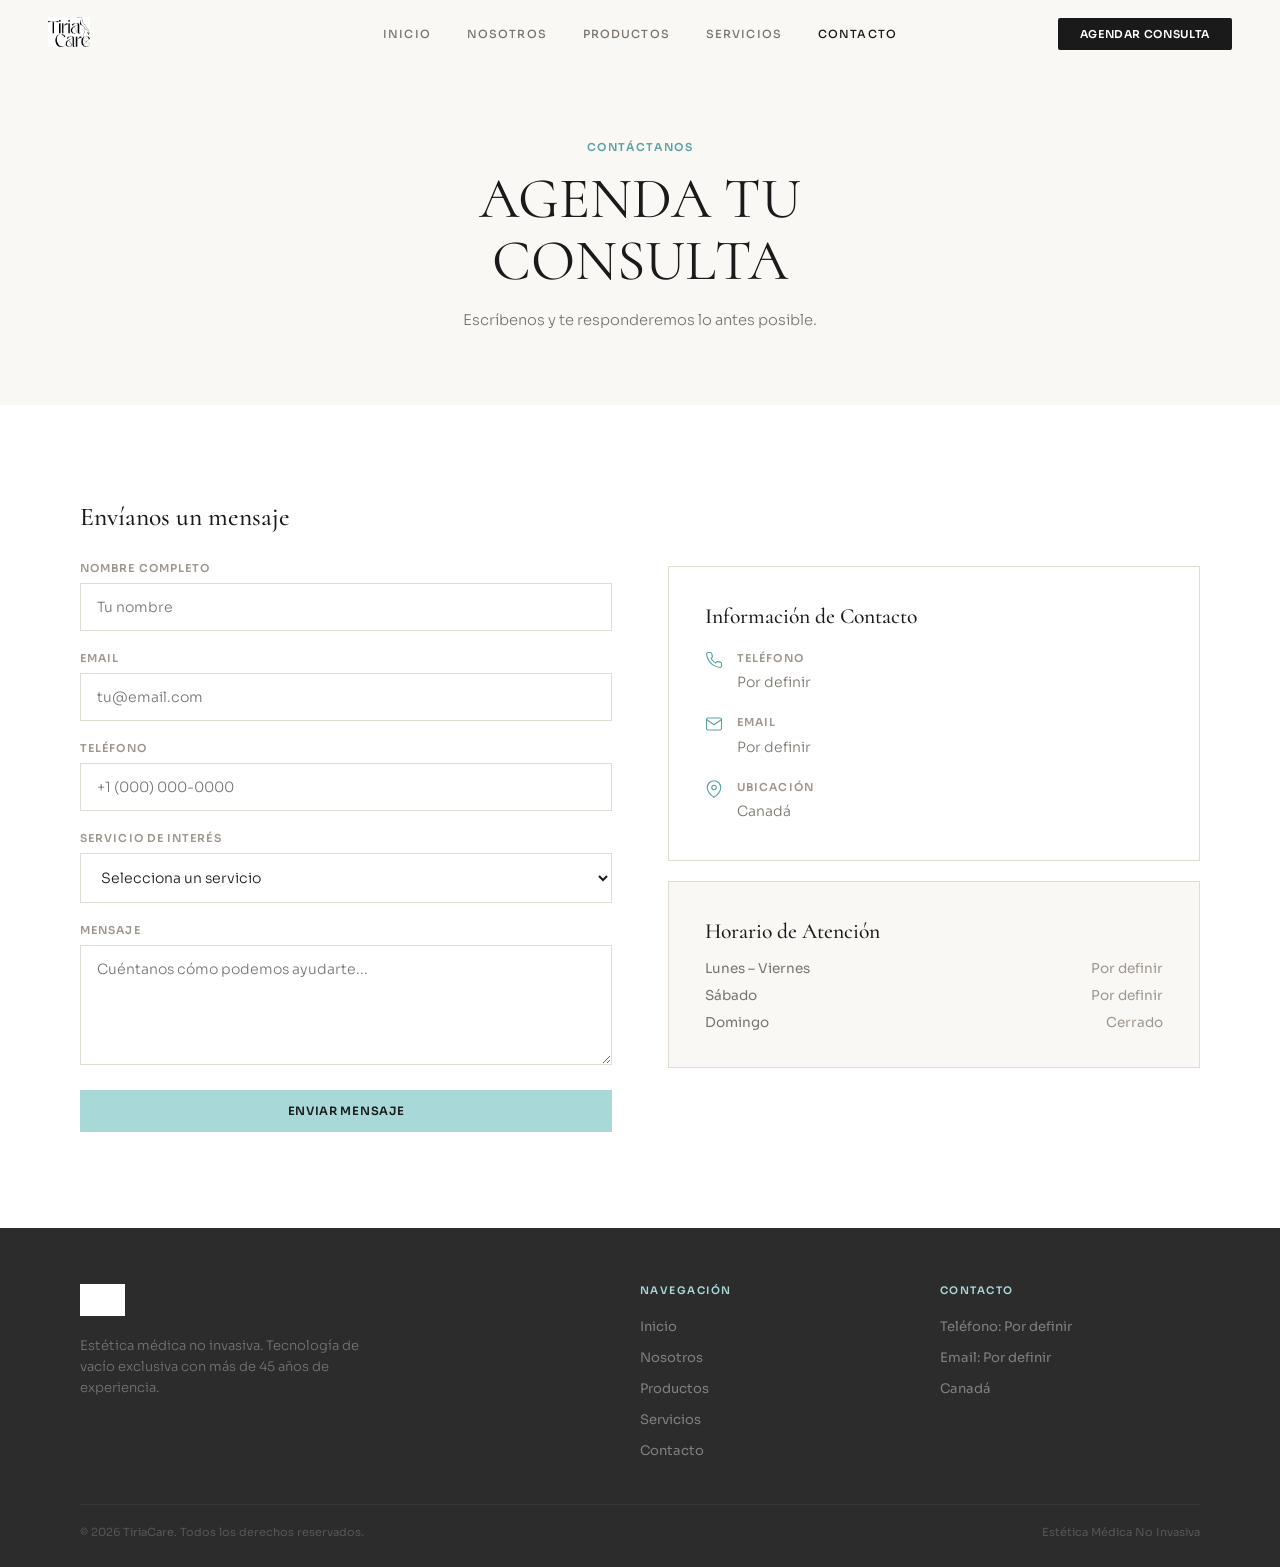
<file: pages/contacto.html>
<!DOCTYPE html>
<html lang="es">
<head>
  <meta charset="UTF-8">
  <meta name="viewport" content="width=device-width, initial-scale=1.0">
  <title>Contacto — TiriaCare</title>
  <link rel="stylesheet" href="../styles.css">
</head>
<body>

  <nav class="nav nav--light" id="navbar">
    <a href="../index.html" class="nav-logo"><img src="../brand_assets/logo.jpeg" alt="TiriaCare"></a>
    <div class="nav-center">
      <a href="../index.html">Inicio</a>
      <a href="nosotros.html">Nosotros</a>
      <a href="productos.html">Productos</a>
      <a href="servicios.html">Servicios</a>
      <a href="contacto.html" class="active">Contacto</a>
    </div>
    <a href="contacto.html" class="nav-cta">Agendar Consulta</a>
    <button class="hamburger" id="hamburger" aria-label="Menú"><span></span><span></span><span></span></button>
  </nav>
  <div class="mobile-menu" id="mobileMenu">
    <a href="../index.html">Inicio</a>
    <a href="nosotros.html">Nosotros</a>
    <a href="productos.html">Productos</a>
    <a href="servicios.html">Servicios</a>
    <a href="contacto.html">Contacto</a>
  </div>

  <div class="page-header">
    <p class="page-header-label reveal">Contáctanos</p>
    <h1 class="reveal d1">Agenda tu<br>consulta</h1>
    <p class="page-header-sub reveal d2">Escríbenos y te responderemos lo antes posible.</p>
  </div>

  <section class="section">
    <div class="container split">
      <div class="reveal">
        <h3 class="h3" style="margin-bottom: 28px;">Envíanos un mensaje</h3>
        <form onsubmit="event.preventDefault(); alert('Formulario enviado — funcionalidad por conectar');">
          <div class="form-group">
            <label for="nombre">Nombre completo</label>
            <input type="text" id="nombre" name="nombre" placeholder="Tu nombre" required>
          </div>
          <div class="form-group">
            <label for="email">Email</label>
            <input type="email" id="email" name="email" placeholder="tu@email.com" required>
          </div>
          <div class="form-group">
            <label for="telefono">Teléfono</label>
            <input type="tel" id="telefono" name="telefono" placeholder="+1 (000) 000-0000">
          </div>
          <div class="form-group">
            <label for="servicio">Servicio de interés</label>
            <select id="servicio" name="servicio">
              <option value="">Selecciona un servicio</option>
              <option value="estetica">Estética Corporal</option>
              <option value="preoperatorio">Preparación Preoperatoria</option>
              <option value="posoperatorio">Recuperación Posoperatoria</option>
              <option value="fitness">Complemento Fitness</option>
              <option value="formacion">Formación Profesional</option>
              <option value="otro">Otro</option>
            </select>
          </div>
          <div class="form-group">
            <label for="mensaje">Mensaje</label>
            <textarea id="mensaje" name="mensaje" placeholder="Cuéntanos cómo podemos ayudarte..."></textarea>
          </div>
          <button type="submit" class="btn btn-teal" style="width: 100%; justify-content: center;">Enviar Mensaje</button>
        </form>
      </div>

      <div class="reveal-right">
        <div class="service-card" style="margin-bottom: 20px;">
          <h3>Información de Contacto</h3>
          <div style="margin-top: 20px; display: flex; flex-direction: column; gap: 18px;">
            <div style="display: flex; align-items: flex-start; gap: 14px;">
              <svg width="18" height="18" viewBox="0 0 24 24" fill="none" stroke="var(--teal-deep)" stroke-width="1.5" stroke-linecap="round" stroke-linejoin="round" style="flex-shrink: 0; margin-top: 2px;">
                <path d="M22 16.92v3a2 2 0 0 1-2.18 2 19.79 19.79 0 0 1-8.63-3.07 19.5 19.5 0 0 1-6-6 19.79 19.79 0 0 1-3.07-8.67A2 2 0 0 1 4.11 2h3a2 2 0 0 1 2 1.72c.127.96.361 1.903.7 2.81a2 2 0 0 1-.45 2.11L8.09 9.91a16 16 0 0 0 6 6l1.27-1.27a2 2 0 0 1 2.11-.45c.907.339 1.85.573 2.81.7A2 2 0 0 1 22 16.92z"/>
              </svg>
              <div>
                <p style="font-size: 0.68rem; font-weight: 600; letter-spacing: 0.1em; text-transform: uppercase; color: var(--taupe); margin-bottom: 4px;">Teléfono</p>
                <p style="font-size: 0.88rem; color: var(--stone);">Por definir</p>
              </div>
            </div>
            <div style="display: flex; align-items: flex-start; gap: 14px;">
              <svg width="18" height="18" viewBox="0 0 24 24" fill="none" stroke="var(--teal-deep)" stroke-width="1.5" stroke-linecap="round" stroke-linejoin="round" style="flex-shrink: 0; margin-top: 2px;">
                <path d="M4 4h16c1.1 0 2 .9 2 2v12c0 1.1-.9 2-2 2H4c-1.1 0-2-.9-2-2V6c0-1.1.9-2 2-2z"/><polyline points="22,6 12,13 2,6"/>
              </svg>
              <div>
                <p style="font-size: 0.68rem; font-weight: 600; letter-spacing: 0.1em; text-transform: uppercase; color: var(--taupe); margin-bottom: 4px;">Email</p>
                <p style="font-size: 0.88rem; color: var(--stone);">Por definir</p>
              </div>
            </div>
            <div style="display: flex; align-items: flex-start; gap: 14px;">
              <svg width="18" height="18" viewBox="0 0 24 24" fill="none" stroke="var(--teal-deep)" stroke-width="1.5" stroke-linecap="round" stroke-linejoin="round" style="flex-shrink: 0; margin-top: 2px;">
                <path d="M21 10c0 7-9 13-9 13s-9-6-9-13a9 9 0 0 1 18 0z"/><circle cx="12" cy="10" r="3"/>
              </svg>
              <div>
                <p style="font-size: 0.68rem; font-weight: 600; letter-spacing: 0.1em; text-transform: uppercase; color: var(--taupe); margin-bottom: 4px;">Ubicación</p>
                <p style="font-size: 0.88rem; color: var(--stone);">Canadá</p>
              </div>
            </div>
          </div>
        </div>

        <div class="service-card" style="background: var(--cream); border-color: var(--sand);">
          <h3>Horario de Atención</h3>
          <div style="margin-top: 16px; display: flex; flex-direction: column; gap: 10px;">
            <div style="display: flex; justify-content: space-between; font-size: 0.85rem;">
              <span style="color: var(--stone);">Lunes – Viernes</span>
              <span style="color: var(--taupe);">Por definir</span>
            </div>
            <div style="display: flex; justify-content: space-between; font-size: 0.85rem;">
              <span style="color: var(--stone);">Sábado</span>
              <span style="color: var(--taupe);">Por definir</span>
            </div>
            <div style="display: flex; justify-content: space-between; font-size: 0.85rem;">
              <span style="color: var(--stone);">Domingo</span>
              <span style="color: var(--taupe);">Cerrado</span>
            </div>
          </div>
        </div>
      </div>
    </div>
  </section>

  <footer class="footer">
    <div class="footer-grid">
      <div class="footer-brand">
        <img src="../brand_assets/logo.jpeg" alt="TiriaCare" style="height: 32px;" class="logo-white">
        <p>Estética médica no invasiva. Tecnología de vacío exclusiva con más de 45 años de experiencia.</p>
      </div>
      <div>
        <h4>Navegación</h4>
        <ul class="footer-links">
          <li><a href="../index.html">Inicio</a></li>
          <li><a href="nosotros.html">Nosotros</a></li>
          <li><a href="productos.html">Productos</a></li>
          <li><a href="servicios.html">Servicios</a></li>
          <li><a href="contacto.html">Contacto</a></li>
        </ul>
      </div>
      <div>
        <h4>Contacto</h4>
        <ul class="footer-links">
          <li><a href="#">Teléfono: Por definir</a></li>
          <li><a href="#">Email: Por definir</a></li>
          <li><a href="#">Canadá</a></li>
        </ul>
      </div>
    </div>
    <div class="footer-bottom">
      <p>&copy; 2026 TiriaCare. Todos los derechos reservados.</p>
      <p>Estética Médica No Invasiva</p>
    </div>
  </footer>

  <script src="../main.js"></script>
</body>
</html>
</file>
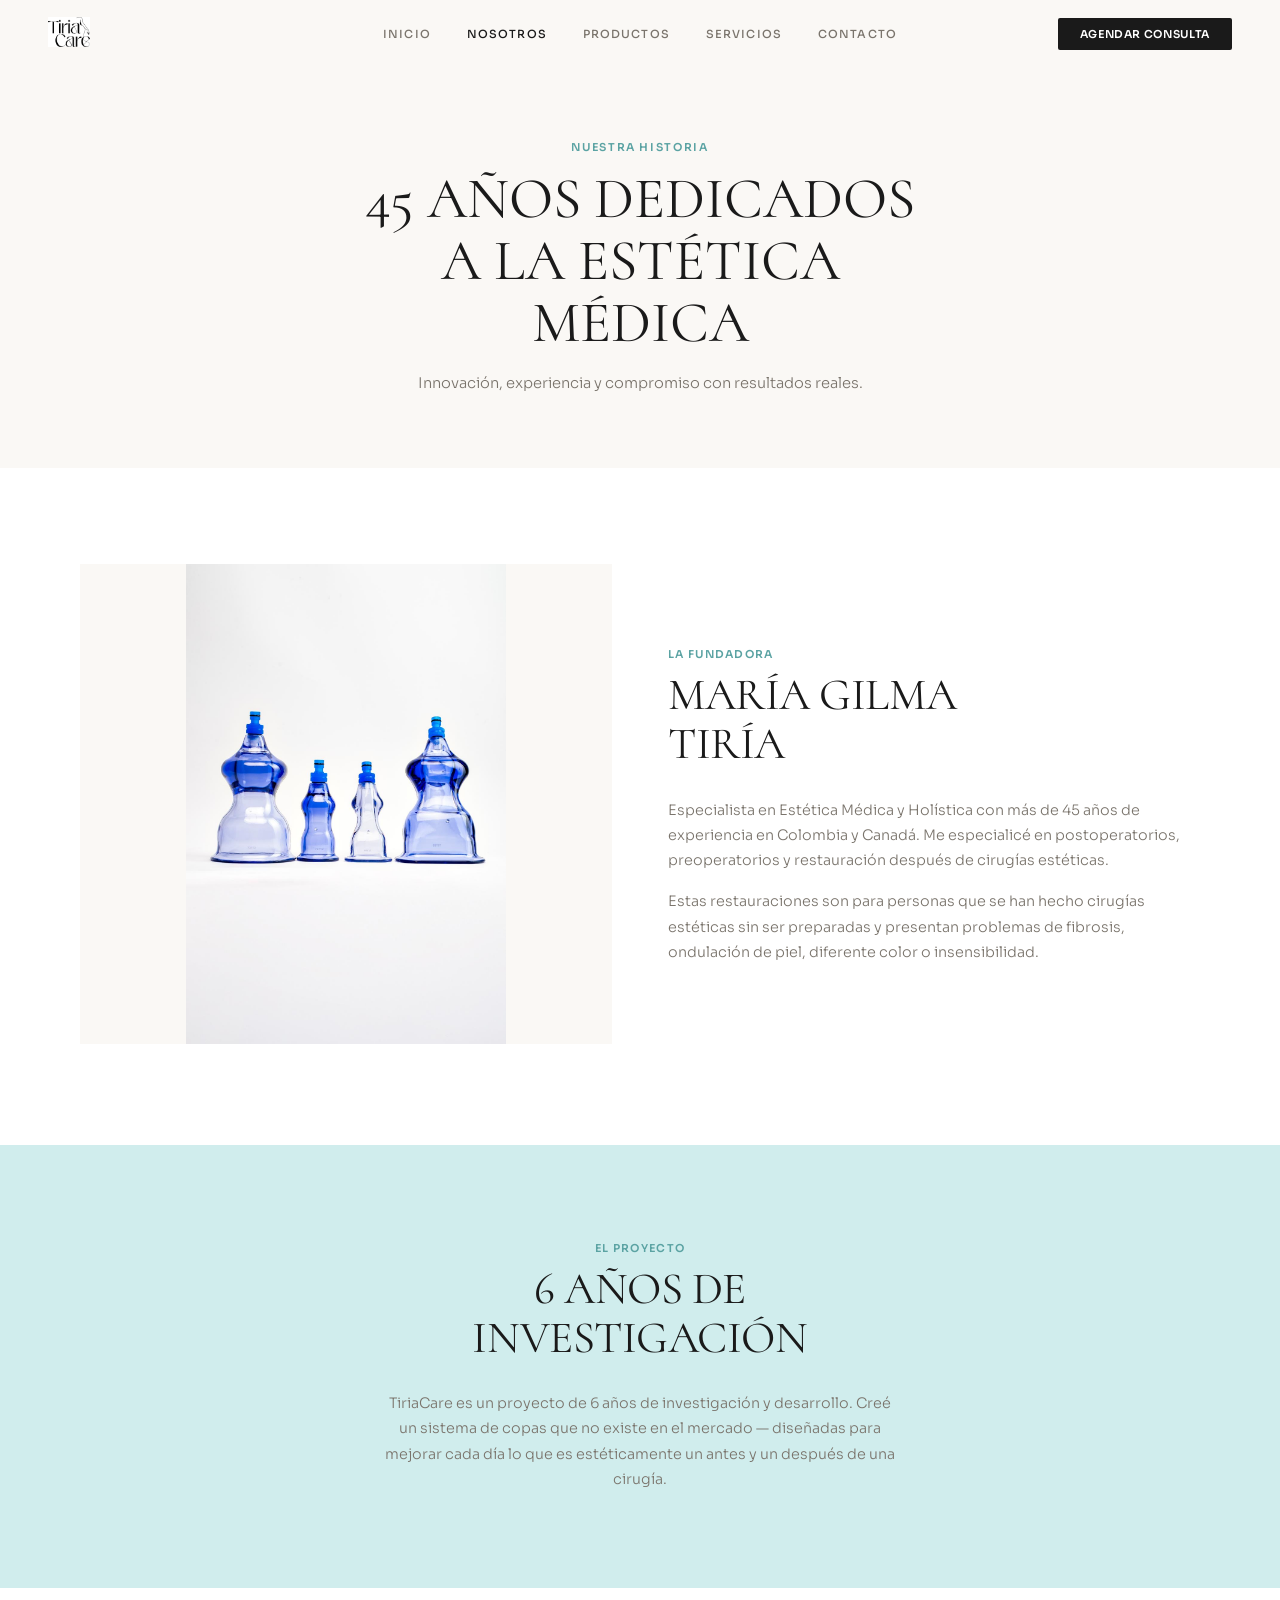
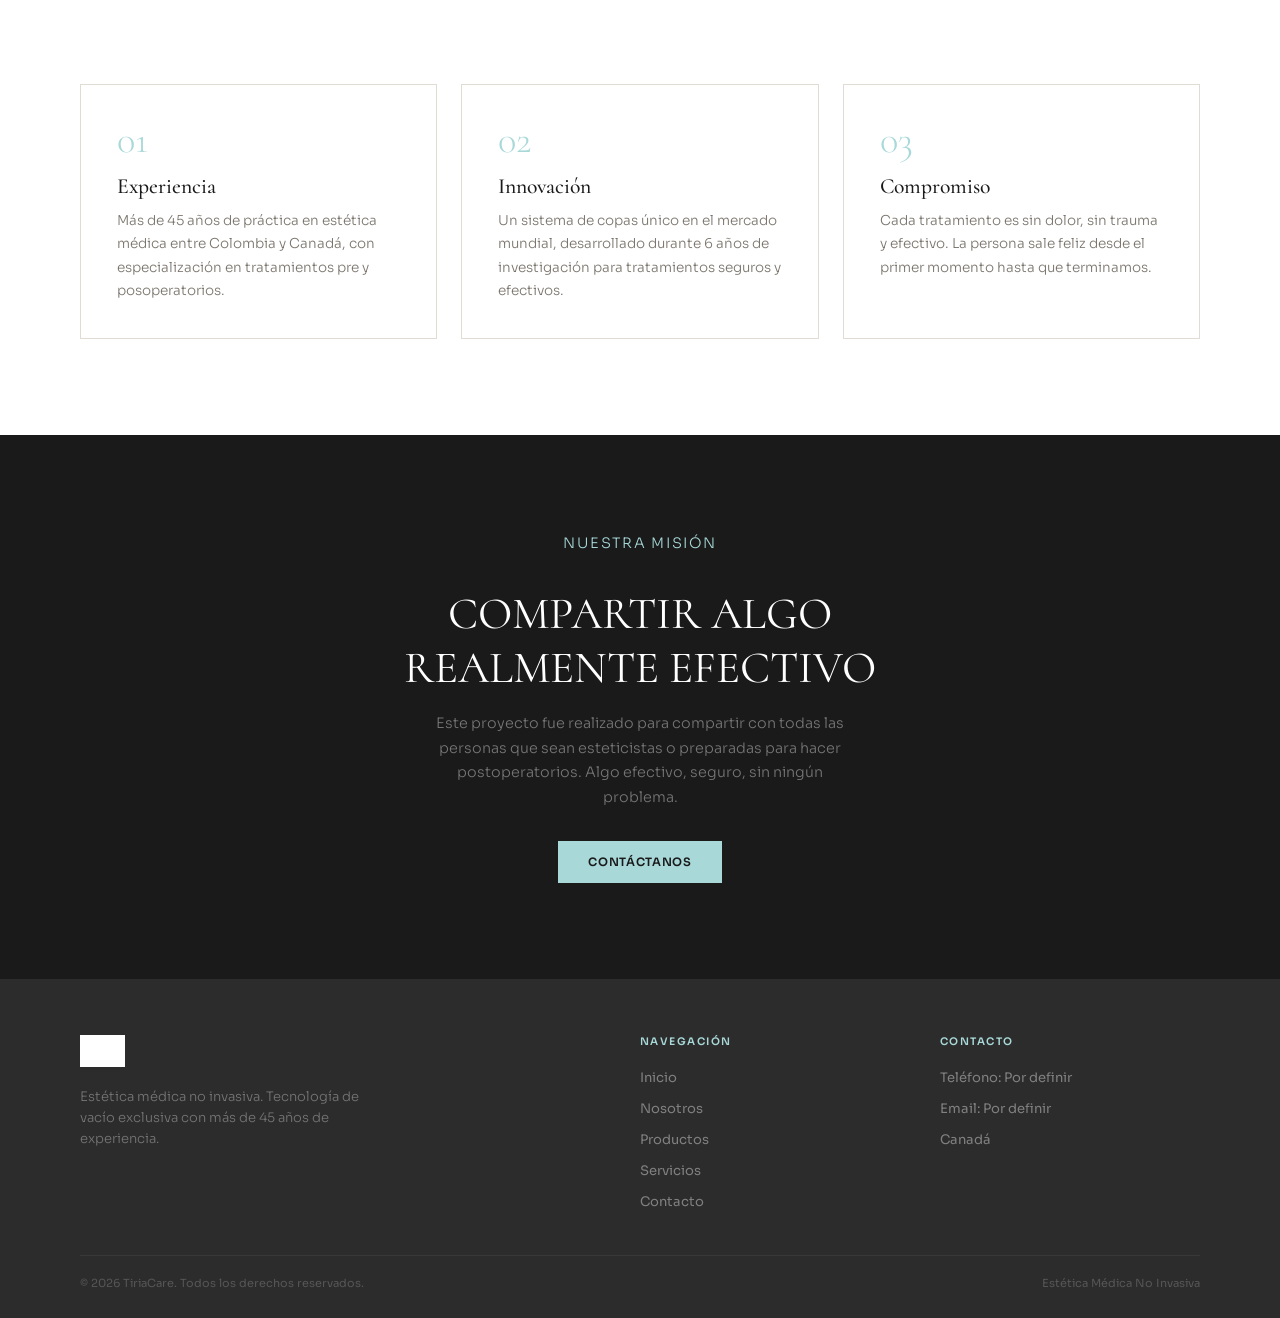
<file: pages/nosotros.html>
<!DOCTYPE html>
<html lang="es">
<head>
  <meta charset="UTF-8">
  <meta name="viewport" content="width=device-width, initial-scale=1.0">
  <title>Nosotros — TiriaCare</title>
  <link rel="stylesheet" href="../styles.css">
</head>
<body>

  <nav class="nav nav--light" id="navbar">
    <a href="../index.html" class="nav-logo"><img src="../brand_assets/logo.jpeg" alt="TiriaCare"></a>
    <div class="nav-center">
      <a href="../index.html">Inicio</a>
      <a href="nosotros.html" class="active">Nosotros</a>
      <a href="productos.html">Productos</a>
      <a href="servicios.html">Servicios</a>
      <a href="contacto.html">Contacto</a>
    </div>
    <a href="contacto.html" class="nav-cta">Agendar Consulta</a>
    <button class="hamburger" id="hamburger" aria-label="Menú"><span></span><span></span><span></span></button>
  </nav>
  <div class="mobile-menu" id="mobileMenu">
    <a href="../index.html">Inicio</a>
    <a href="nosotros.html">Nosotros</a>
    <a href="productos.html">Productos</a>
    <a href="servicios.html">Servicios</a>
    <a href="contacto.html">Contacto</a>
  </div>

  <div class="page-header">
    <p class="page-header-label reveal">Nuestra Historia</p>
    <h1 class="reveal d1">45 años dedicados<br>a la estética médica</h1>
    <p class="page-header-sub reveal d2">Innovación, experiencia y compromiso con resultados reales.</p>
  </div>

  <!-- Founder -->
  <section class="section">
    <div class="container split">
      <div class="reveal-left">
        <img src="../brand_assets/product.jpeg" alt="Copas TiriaCare" class="split-img split-img-tall" style="object-fit: contain; background: var(--cream);">
      </div>
      <div class="reveal-right">
        <p class="label">La Fundadora</p>
        <h2 class="h2">María Gilma<br>Tiría</h2>
        <p class="body-text mt-md">Especialista en Estética Médica y Holística con más de 45 años de experiencia en Colombia y Canadá. Me especialicé en postoperatorios, preoperatorios y restauración después de cirugías estéticas.</p>
        <p class="body-text mt-sm">Estas restauraciones son para personas que se han hecho cirugías estéticas sin ser preparadas y presentan problemas de fibrosis, ondulación de piel, diferente color o insensibilidad.</p>
      </div>
    </div>
  </section>

  <!-- Project -->
  <section class="section section-teal">
    <div class="container-narrow text-center">
      <p class="label reveal" style="color: var(--teal-deep);">El Proyecto</p>
      <h2 class="h2 reveal d1">6 años de<br>investigación</h2>
      <p class="body-text reveal d2 mt-md" style="max-width: 520px; margin-left: auto; margin-right: auto;">
        TiriaCare es un proyecto de 6 años de investigación y desarrollo. Creé un sistema de copas que no existe en el mercado — diseñadas para mejorar cada día lo que es estéticamente un antes y un después de una cirugía.
      </p>
    </div>
  </section>

  <!-- Values -->
  <section class="section">
    <div class="container grid-3">
      <div class="service-card reveal">
        <div class="service-card-num">01</div>
        <h3>Experiencia</h3>
        <p>Más de 45 años de práctica en estética médica entre Colombia y Canadá, con especialización en tratamientos pre y posoperatorios.</p>
      </div>
      <div class="service-card reveal d1">
        <div class="service-card-num">02</div>
        <h3>Innovación</h3>
        <p>Un sistema de copas único en el mercado mundial, desarrollado durante 6 años de investigación para tratamientos seguros y efectivos.</p>
      </div>
      <div class="service-card reveal d2">
        <div class="service-card-num">03</div>
        <h3>Compromiso</h3>
        <p>Cada tratamiento es sin dolor, sin trauma y efectivo. La persona sale feliz desde el primer momento hasta que terminamos.</p>
      </div>
    </div>
  </section>

  <!-- Mission -->
  <section class="cta-banner">
    <p class="label" style="color: var(--teal);" class="reveal">Nuestra Misión</p>
    <h2 class="reveal d1">Compartir algo<br>realmente efectivo</h2>
    <p class="reveal d2">Este proyecto fue realizado para compartir con todas las personas que sean esteticistas o preparadas para hacer postoperatorios. Algo efectivo, seguro, sin ningún problema.</p>
    <div class="reveal d3">
      <a href="contacto.html" class="btn btn-teal">Contáctanos</a>
    </div>
  </section>

  <footer class="footer">
    <div class="footer-grid">
      <div class="footer-brand">
        <img src="../brand_assets/logo.jpeg" alt="TiriaCare" style="height: 32px;" class="logo-white">
        <p>Estética médica no invasiva. Tecnología de vacío exclusiva con más de 45 años de experiencia.</p>
      </div>
      <div>
        <h4>Navegación</h4>
        <ul class="footer-links">
          <li><a href="../index.html">Inicio</a></li>
          <li><a href="nosotros.html">Nosotros</a></li>
          <li><a href="productos.html">Productos</a></li>
          <li><a href="servicios.html">Servicios</a></li>
          <li><a href="contacto.html">Contacto</a></li>
        </ul>
      </div>
      <div>
        <h4>Contacto</h4>
        <ul class="footer-links">
          <li><a href="#">Teléfono: Por definir</a></li>
          <li><a href="#">Email: Por definir</a></li>
          <li><a href="#">Canadá</a></li>
        </ul>
      </div>
    </div>
    <div class="footer-bottom">
      <p>&copy; 2026 TiriaCare. Todos los derechos reservados.</p>
      <p>Estética Médica No Invasiva</p>
    </div>
  </footer>

  <script src="../main.js"></script>
</body>
</html>
</file>
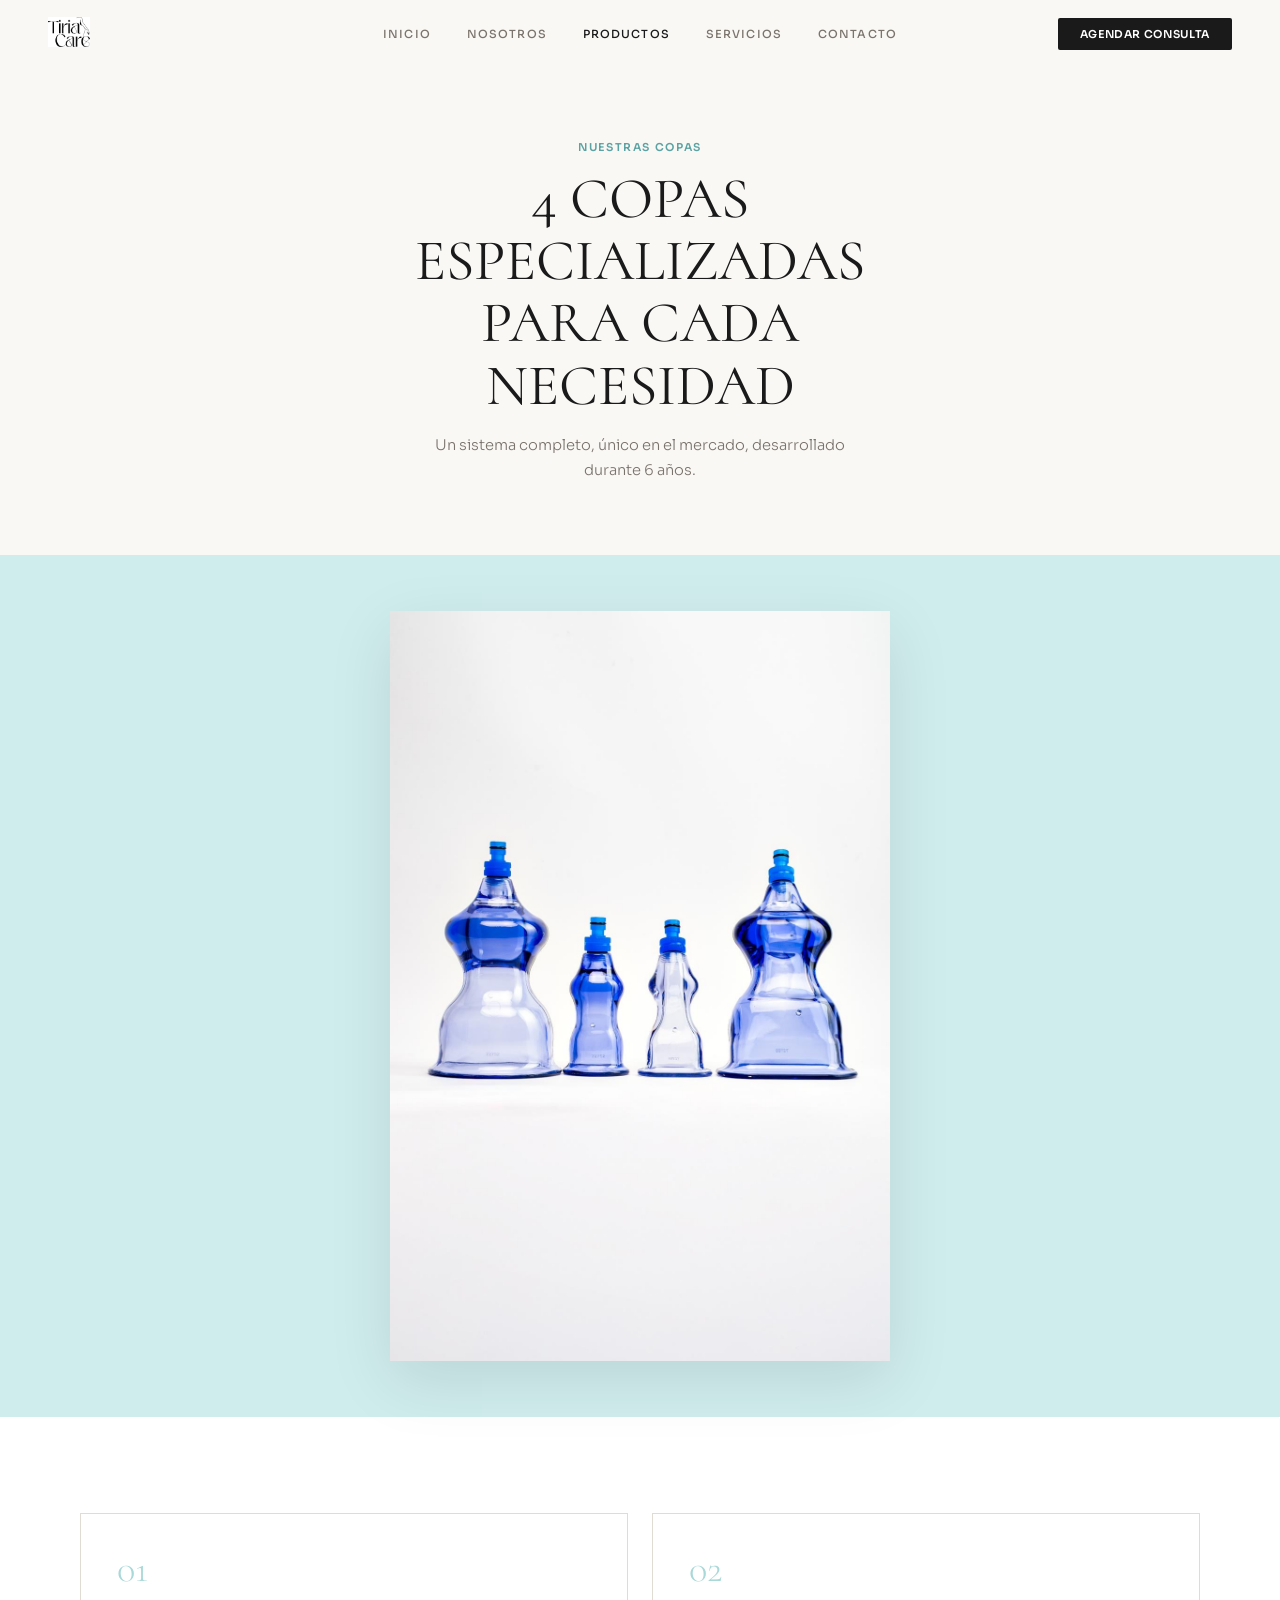
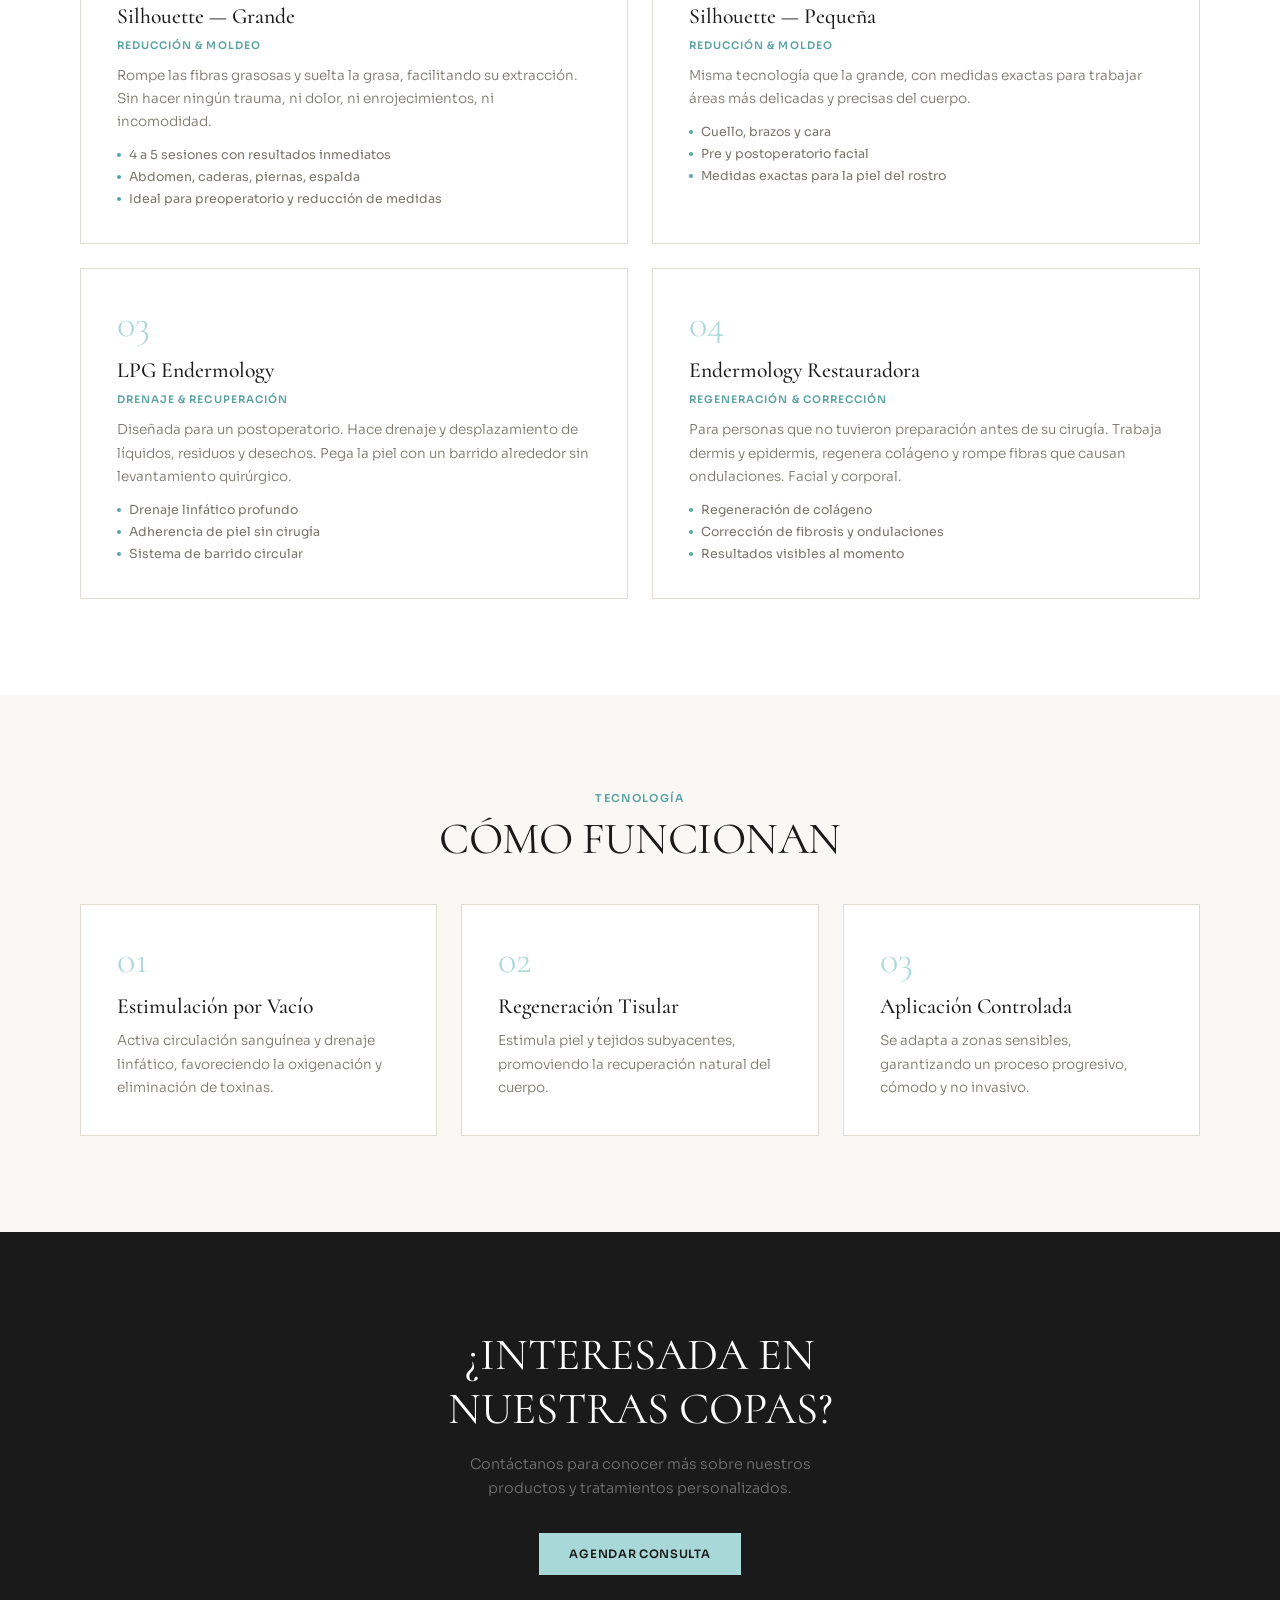
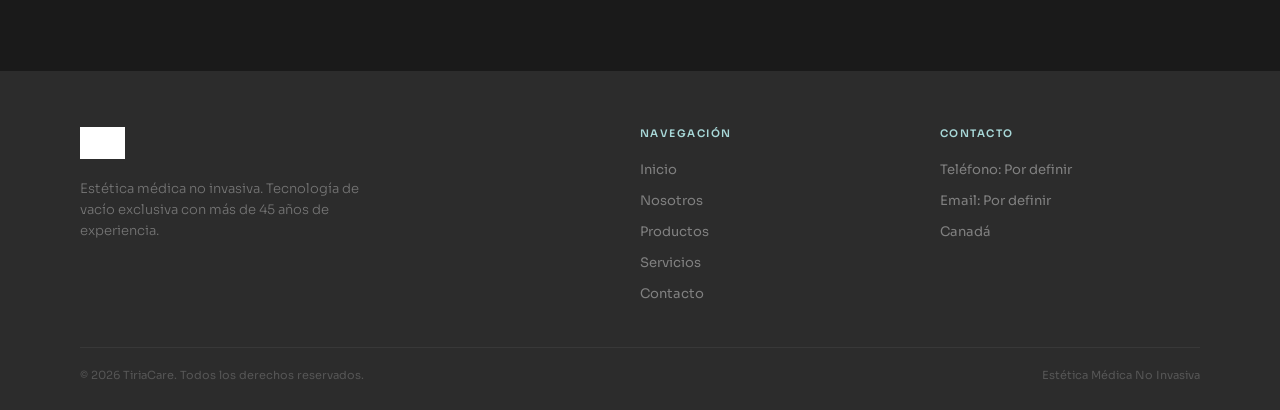
<file: pages/productos.html>
<!DOCTYPE html>
<html lang="es">
<head>
  <meta charset="UTF-8">
  <meta name="viewport" content="width=device-width, initial-scale=1.0">
  <title>Productos — TiriaCare</title>
  <link rel="stylesheet" href="../styles.css">
</head>
<body>

  <nav class="nav nav--light" id="navbar">
    <a href="../index.html" class="nav-logo"><img src="../brand_assets/logo.jpeg" alt="TiriaCare"></a>
    <div class="nav-center">
      <a href="../index.html">Inicio</a>
      <a href="nosotros.html">Nosotros</a>
      <a href="productos.html" class="active">Productos</a>
      <a href="servicios.html">Servicios</a>
      <a href="contacto.html">Contacto</a>
    </div>
    <a href="contacto.html" class="nav-cta">Agendar Consulta</a>
    <button class="hamburger" id="hamburger" aria-label="Menú"><span></span><span></span><span></span></button>
  </nav>
  <div class="mobile-menu" id="mobileMenu">
    <a href="../index.html">Inicio</a>
    <a href="nosotros.html">Nosotros</a>
    <a href="productos.html">Productos</a>
    <a href="servicios.html">Servicios</a>
    <a href="contacto.html">Contacto</a>
  </div>

  <div class="page-header">
    <p class="page-header-label reveal">Nuestras Copas</p>
    <h1 class="reveal d1">4 copas especializadas<br>para cada necesidad</h1>
    <p class="page-header-sub reveal d2">Un sistema completo, único en el mercado, desarrollado durante 6 años.</p>
  </div>

  <!-- Hero product image -->
  <section class="section-sm section-teal text-center">
    <div class="container reveal">
      <img src="../brand_assets/product.jpeg" alt="4 Copas TiriaCare" style="max-width: 500px; width: 100%; margin: 0 auto; display: block; box-shadow: 0 20px 60px rgba(0,0,0,0.1);">
    </div>
  </section>

  <!-- Products grid -->
  <section class="section">
    <div class="container grid-2" style="gap: 24px;">
      <div class="service-card reveal">
        <div class="service-card-num">01</div>
        <h3>Silhouette — Grande</h3>
        <span style="font-size: 0.65rem; font-weight: 600; letter-spacing: 0.1em; text-transform: uppercase; color: var(--teal-deep); display: block; margin-bottom: 12px;">Reducción & Moldeo</span>
        <p>Rompe las fibras grasosas y suelta la grasa, facilitando su extracción. Sin hacer ningún trauma, ni dolor, ni enrojecimientos, ni incomodidad.</p>
        <ul class="product-card-features">
          <li>4 a 5 sesiones con resultados inmediatos</li>
          <li>Abdomen, caderas, piernas, espalda</li>
          <li>Ideal para preoperatorio y reducción de medidas</li>
        </ul>
      </div>
      <div class="service-card reveal d1">
        <div class="service-card-num">02</div>
        <h3>Silhouette — Pequeña</h3>
        <span style="font-size: 0.65rem; font-weight: 600; letter-spacing: 0.1em; text-transform: uppercase; color: var(--teal-deep); display: block; margin-bottom: 12px;">Reducción & Moldeo</span>
        <p>Misma tecnología que la grande, con medidas exactas para trabajar áreas más delicadas y precisas del cuerpo.</p>
        <ul class="product-card-features">
          <li>Cuello, brazos y cara</li>
          <li>Pre y postoperatorio facial</li>
          <li>Medidas exactas para la piel del rostro</li>
        </ul>
      </div>
      <div class="service-card reveal">
        <div class="service-card-num">03</div>
        <h3>LPG Endermology</h3>
        <span style="font-size: 0.65rem; font-weight: 600; letter-spacing: 0.1em; text-transform: uppercase; color: var(--teal-deep); display: block; margin-bottom: 12px;">Drenaje & Recuperación</span>
        <p>Diseñada para un postoperatorio. Hace drenaje y desplazamiento de líquidos, residuos y desechos. Pega la piel con un barrido alrededor sin levantamiento quirúrgico.</p>
        <ul class="product-card-features">
          <li>Drenaje linfático profundo</li>
          <li>Adherencia de piel sin cirugía</li>
          <li>Sistema de barrido circular</li>
        </ul>
      </div>
      <div class="service-card reveal d1">
        <div class="service-card-num">04</div>
        <h3>Endermology Restauradora</h3>
        <span style="font-size: 0.65rem; font-weight: 600; letter-spacing: 0.1em; text-transform: uppercase; color: var(--teal-deep); display: block; margin-bottom: 12px;">Regeneración & Corrección</span>
        <p>Para personas que no tuvieron preparación antes de su cirugía. Trabaja dermis y epidermis, regenera colágeno y rompe fibras que causan ondulaciones. Facial y corporal.</p>
        <ul class="product-card-features">
          <li>Regeneración de colágeno</li>
          <li>Corrección de fibrosis y ondulaciones</li>
          <li>Resultados visibles al momento</li>
        </ul>
      </div>
    </div>
  </section>

  <!-- How it works -->
  <section class="section section-cream">
    <div class="container">
      <div class="text-center reveal" style="margin-bottom: 40px;">
        <p class="label">Tecnología</p>
        <h2 class="h2">Cómo funcionan</h2>
      </div>
      <div class="grid-3">
        <div class="service-card reveal">
          <div class="service-card-num">01</div>
          <h3>Estimulación por Vacío</h3>
          <p>Activa circulación sanguínea y drenaje linfático, favoreciendo la oxigenación y eliminación de toxinas.</p>
        </div>
        <div class="service-card reveal d1">
          <div class="service-card-num">02</div>
          <h3>Regeneración Tisular</h3>
          <p>Estimula piel y tejidos subyacentes, promoviendo la recuperación natural del cuerpo.</p>
        </div>
        <div class="service-card reveal d2">
          <div class="service-card-num">03</div>
          <h3>Aplicación Controlada</h3>
          <p>Se adapta a zonas sensibles, garantizando un proceso progresivo, cómodo y no invasivo.</p>
        </div>
      </div>
    </div>
  </section>

  <section class="cta-banner">
    <h2 class="reveal">¿Interesada en<br>nuestras copas?</h2>
    <p class="reveal d1">Contáctanos para conocer más sobre nuestros productos y tratamientos personalizados.</p>
    <div class="reveal d2">
      <a href="contacto.html" class="btn btn-teal">Agendar Consulta</a>
    </div>
  </section>

  <footer class="footer">
    <div class="footer-grid">
      <div class="footer-brand">
        <img src="../brand_assets/logo.jpeg" alt="TiriaCare" style="height: 32px;" class="logo-white">
        <p>Estética médica no invasiva. Tecnología de vacío exclusiva con más de 45 años de experiencia.</p>
      </div>
      <div>
        <h4>Navegación</h4>
        <ul class="footer-links">
          <li><a href="../index.html">Inicio</a></li>
          <li><a href="nosotros.html">Nosotros</a></li>
          <li><a href="productos.html">Productos</a></li>
          <li><a href="servicios.html">Servicios</a></li>
          <li><a href="contacto.html">Contacto</a></li>
        </ul>
      </div>
      <div>
        <h4>Contacto</h4>
        <ul class="footer-links">
          <li><a href="#">Teléfono: Por definir</a></li>
          <li><a href="#">Email: Por definir</a></li>
          <li><a href="#">Canadá</a></li>
        </ul>
      </div>
    </div>
    <div class="footer-bottom">
      <p>&copy; 2026 TiriaCare. Todos los derechos reservados.</p>
      <p>Estética Médica No Invasiva</p>
    </div>
  </footer>

  <script src="../main.js"></script>
</body>
</html>
</file>
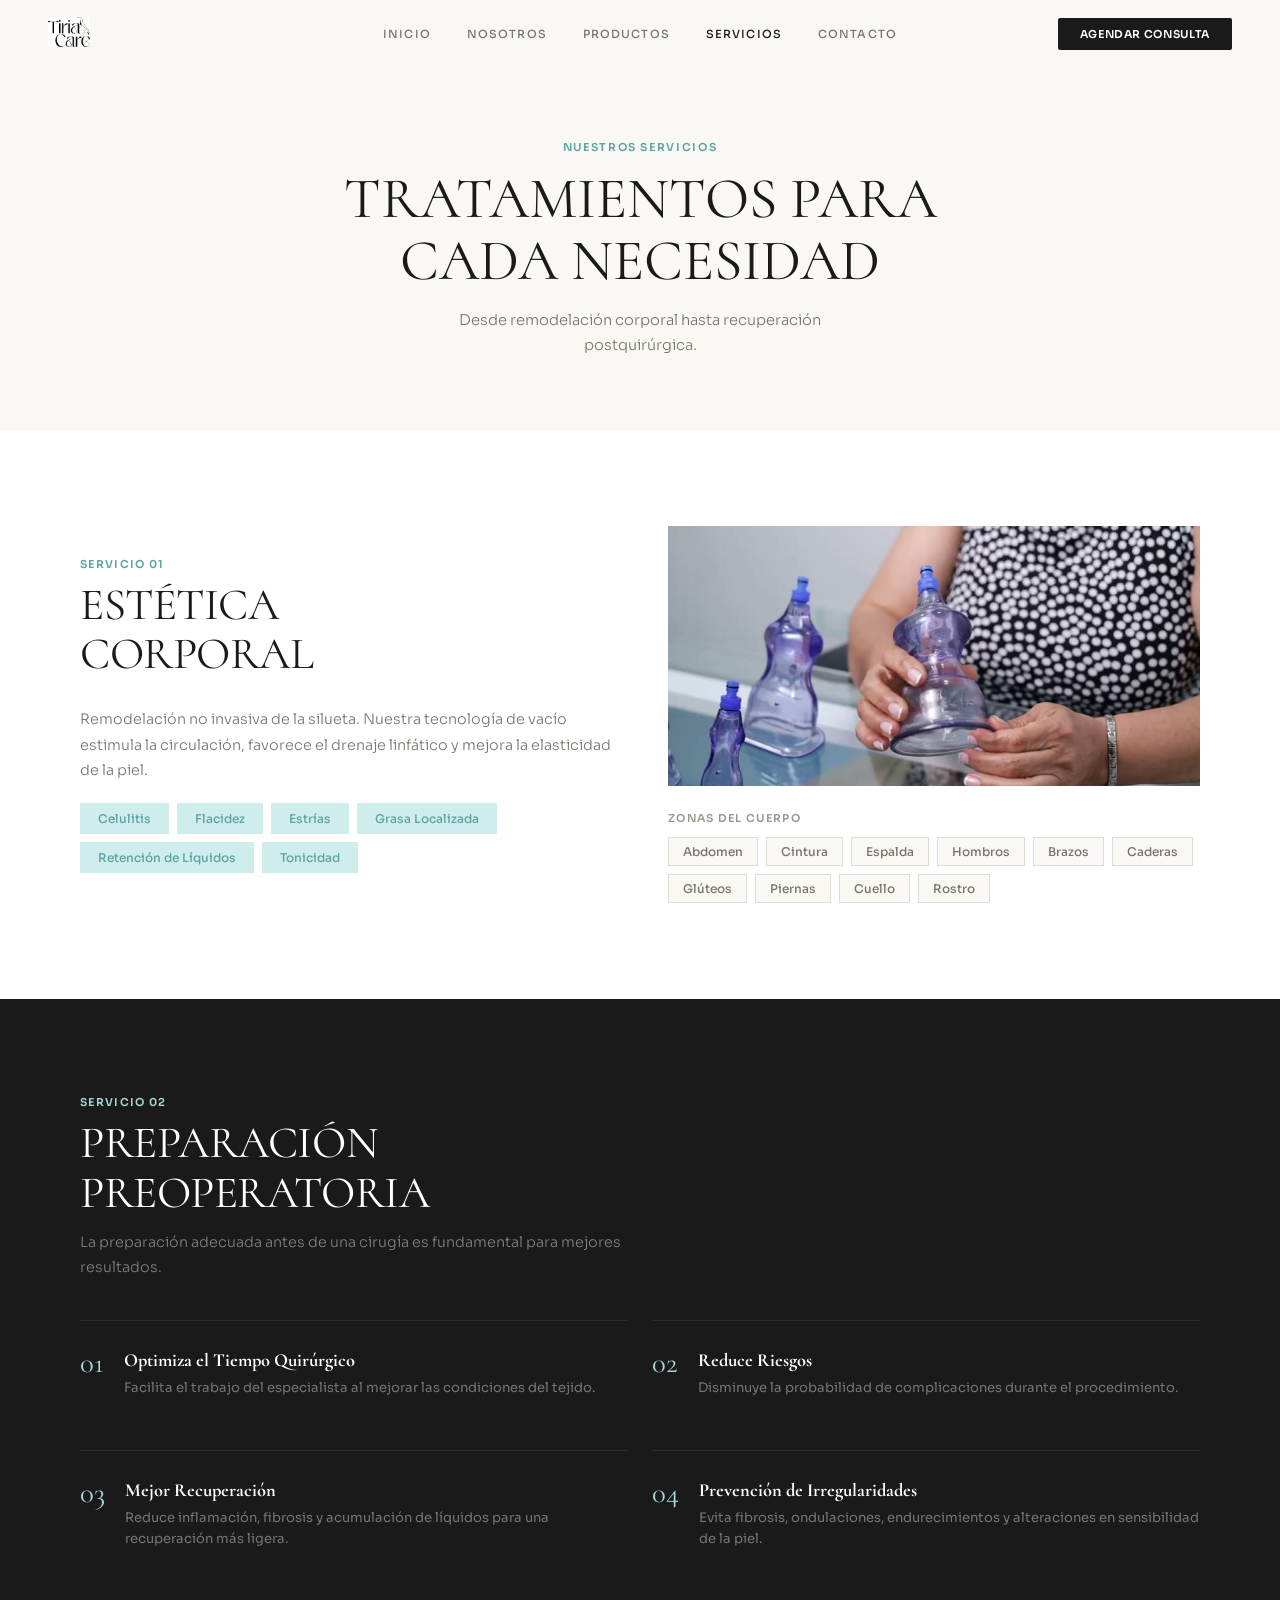
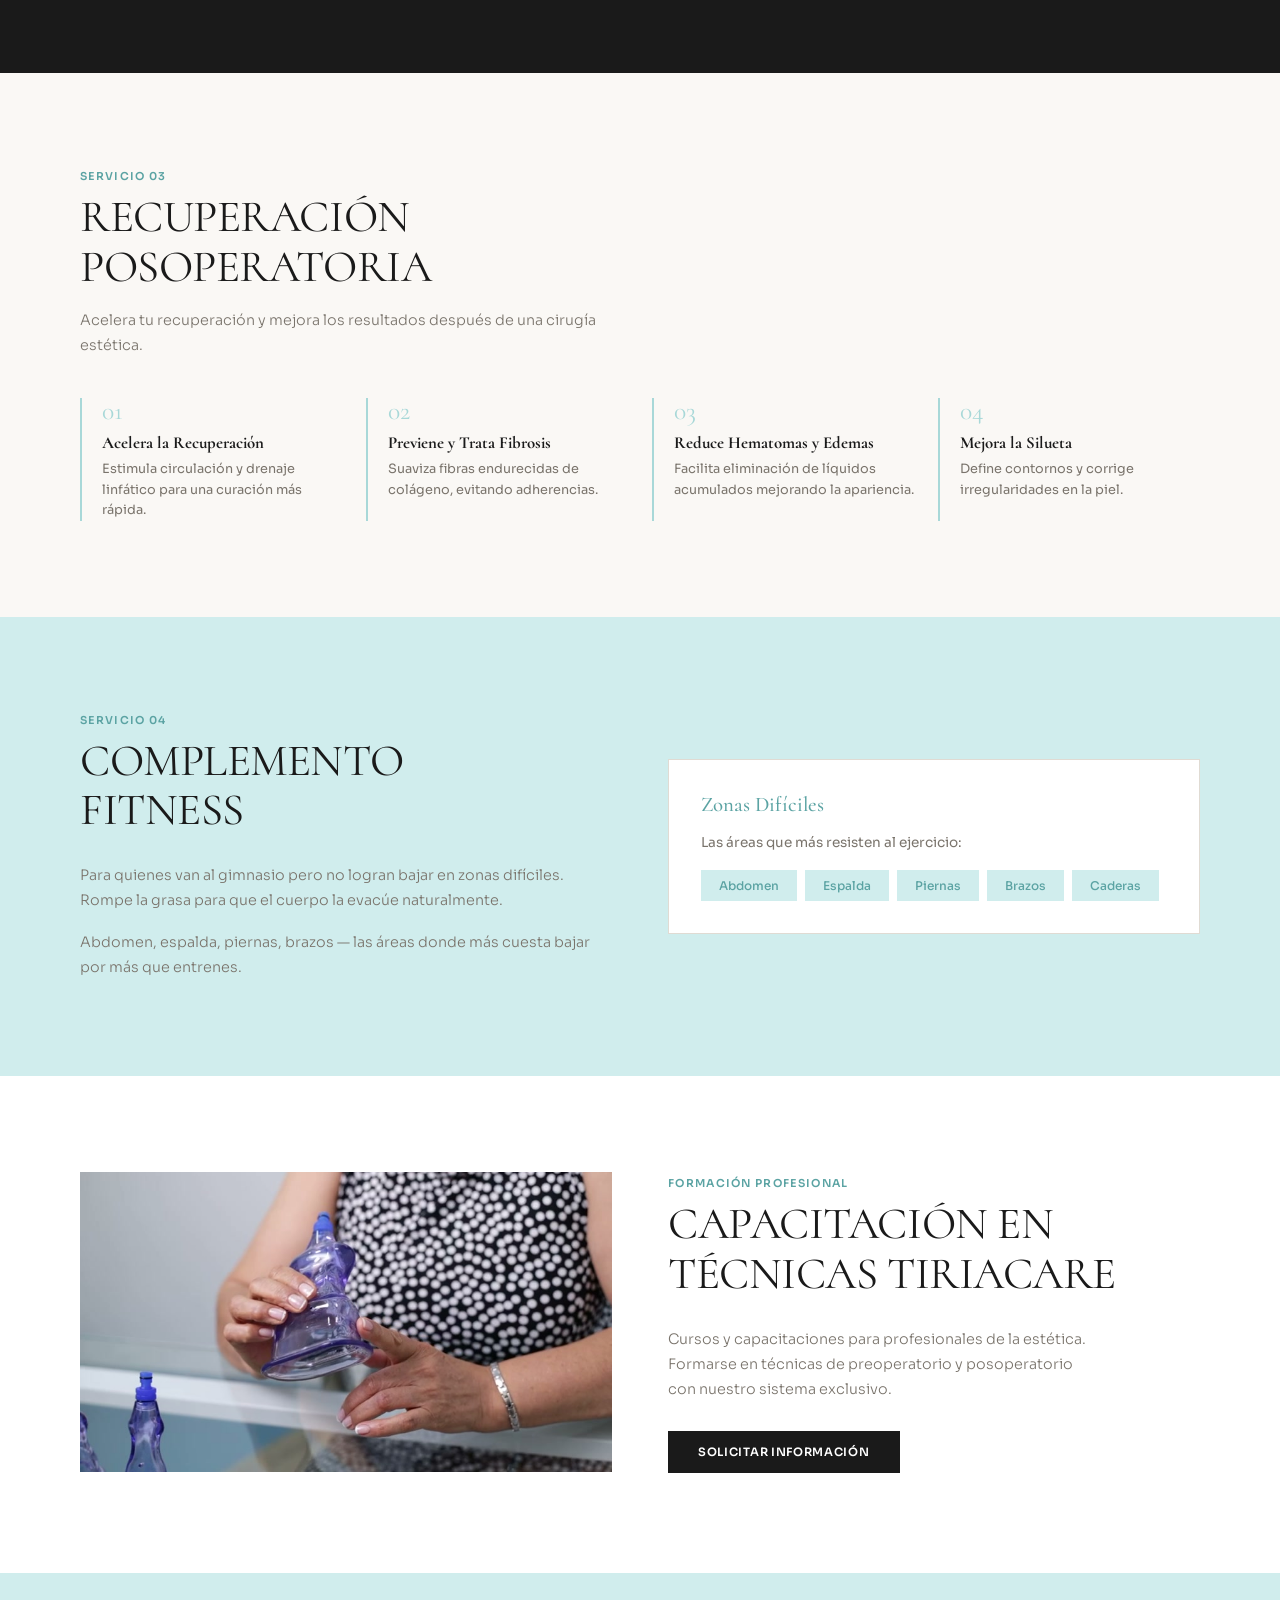
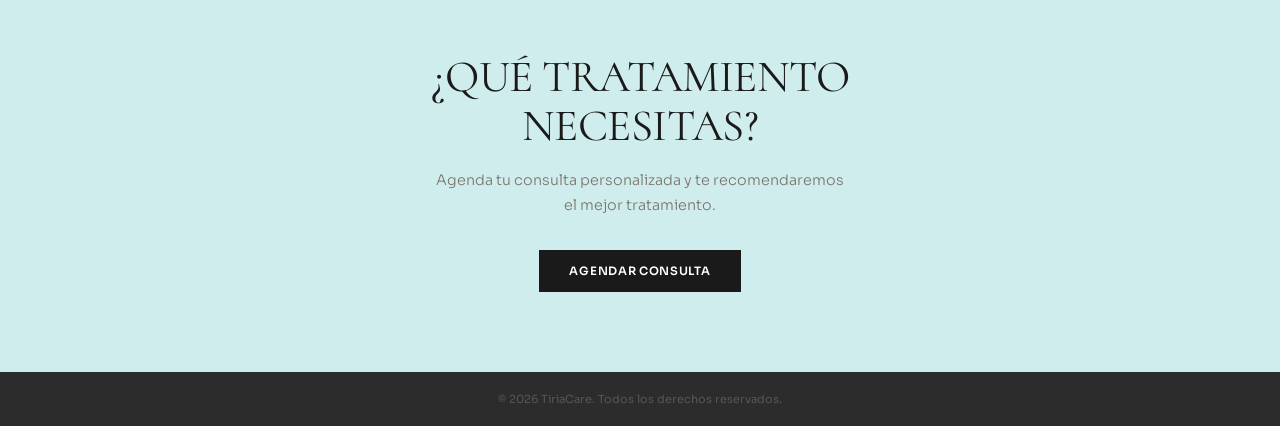
<file: pages/servicios.html>
<!DOCTYPE html>
<html lang="es">
<head>
  <meta charset="UTF-8">
  <meta name="viewport" content="width=device-width, initial-scale=1.0">
  <title>Servicios — TiriaCare</title>
  <link rel="stylesheet" href="../styles.css">
</head>
<body>

  <nav class="nav nav--light" id="navbar">
    <a href="../index.html" class="nav-logo"><img src="../brand_assets/logo.jpeg" alt="TiriaCare"></a>
    <div class="nav-center">
      <a href="../index.html">Inicio</a>
      <a href="nosotros.html">Nosotros</a>
      <a href="productos.html">Productos</a>
      <a href="servicios.html" class="active">Servicios</a>
      <a href="contacto.html">Contacto</a>
    </div>
    <a href="contacto.html" class="nav-cta">Agendar Consulta</a>
    <button class="hamburger" id="hamburger" aria-label="Menú"><span></span><span></span><span></span></button>
  </nav>
  <div class="mobile-menu" id="mobileMenu">
    <a href="../index.html">Inicio</a>
    <a href="nosotros.html">Nosotros</a>
    <a href="productos.html">Productos</a>
    <a href="servicios.html">Servicios</a>
    <a href="contacto.html">Contacto</a>
  </div>

  <div class="page-header">
    <p class="page-header-label reveal">Nuestros Servicios</p>
    <h1 class="reveal d1">Tratamientos para<br>cada necesidad</h1>
    <p class="page-header-sub reveal d2">Desde remodelación corporal hasta recuperación postquirúrgica.</p>
  </div>

  <!-- Estética Corporal -->
  <section class="section">
    <div class="container split">
      <div class="reveal">
        <p class="label">Servicio 01</p>
        <h2 class="h2">Estética<br>Corporal</h2>
        <p class="body-text mt-md">Remodelación no invasiva de la silueta. Nuestra tecnología de vacío estimula la circulación, favorece el drenaje linfático y mejora la elasticidad de la piel.</p>
        <div style="display: flex; flex-wrap: wrap; gap: 8px; margin-top: 20px;">
          <span class="chip">Celulitis</span>
          <span class="chip">Flacidez</span>
          <span class="chip">Estrías</span>
          <span class="chip">Grasa Localizada</span>
          <span class="chip">Retención de Líquidos</span>
          <span class="chip">Tonicidad</span>
        </div>
      </div>
      <div class="reveal-right">
        <img src="../brand_assets/video-still-4.jpeg" alt="Copa TiriaCare" style="width: 100%; height: 260px; object-fit: cover; margin-bottom: 20px;">
        <div style="display: flex; flex-wrap: wrap; gap: 8px;">
          <p class="label label-dark" style="width: 100%; margin-bottom: 4px;">Zonas del Cuerpo</p>
          <span class="zone-tag">Abdomen</span>
          <span class="zone-tag">Cintura</span>
          <span class="zone-tag">Espalda</span>
          <span class="zone-tag">Hombros</span>
          <span class="zone-tag">Brazos</span>
          <span class="zone-tag">Caderas</span>
          <span class="zone-tag">Glúteos</span>
          <span class="zone-tag">Piernas</span>
          <span class="zone-tag">Cuello</span>
          <span class="zone-tag">Rostro</span>
        </div>
      </div>
    </div>
  </section>

  <!-- Preoperatorio — dark section -->
  <section class="section section-dark">
    <div class="container">
      <div class="reveal" style="max-width: 560px; margin-bottom: 40px;">
        <p class="label" style="color: var(--teal);">Servicio 02</p>
        <h2 class="h2" style="color: var(--white);">Preparación<br>Preoperatoria</h2>
        <p style="font-size: 0.9rem; font-weight: 300; line-height: 1.75; color: rgba(255,255,255,0.45); margin-top: 12px;">La preparación adecuada antes de una cirugía es fundamental para mejores resultados.</p>
      </div>
      <div class="grid-2">
        <div class="reveal" style="padding: 28px 0; border-top: 1px solid rgba(255,255,255,0.08); display: flex; gap: 20px; align-items: flex-start;">
          <span style="font-family: var(--serif); font-size: 1.8rem; color: var(--teal); line-height: 1;">01</span>
          <div>
            <h3 style="font-family: var(--serif); font-size: 1.15rem; color: var(--white); margin-bottom: 6px;">Optimiza el Tiempo Quirúrgico</h3>
            <p style="font-size: 0.82rem; color: rgba(255,255,255,0.4); line-height: 1.6;">Facilita el trabajo del especialista al mejorar las condiciones del tejido.</p>
          </div>
        </div>
        <div class="reveal d1" style="padding: 28px 0; border-top: 1px solid rgba(255,255,255,0.08); display: flex; gap: 20px; align-items: flex-start;">
          <span style="font-family: var(--serif); font-size: 1.8rem; color: var(--teal); line-height: 1;">02</span>
          <div>
            <h3 style="font-family: var(--serif); font-size: 1.15rem; color: var(--white); margin-bottom: 6px;">Reduce Riesgos</h3>
            <p style="font-size: 0.82rem; color: rgba(255,255,255,0.4); line-height: 1.6;">Disminuye la probabilidad de complicaciones durante el procedimiento.</p>
          </div>
        </div>
        <div class="reveal d2" style="padding: 28px 0; border-top: 1px solid rgba(255,255,255,0.08); display: flex; gap: 20px; align-items: flex-start;">
          <span style="font-family: var(--serif); font-size: 1.8rem; color: var(--teal); line-height: 1;">03</span>
          <div>
            <h3 style="font-family: var(--serif); font-size: 1.15rem; color: var(--white); margin-bottom: 6px;">Mejor Recuperación</h3>
            <p style="font-size: 0.82rem; color: rgba(255,255,255,0.4); line-height: 1.6;">Reduce inflamación, fibrosis y acumulación de líquidos para una recuperación más ligera.</p>
          </div>
        </div>
        <div class="reveal d3" style="padding: 28px 0; border-top: 1px solid rgba(255,255,255,0.08); display: flex; gap: 20px; align-items: flex-start;">
          <span style="font-family: var(--serif); font-size: 1.8rem; color: var(--teal); line-height: 1;">04</span>
          <div>
            <h3 style="font-family: var(--serif); font-size: 1.15rem; color: var(--white); margin-bottom: 6px;">Prevención de Irregularidades</h3>
            <p style="font-size: 0.82rem; color: rgba(255,255,255,0.4); line-height: 1.6;">Evita fibrosis, ondulaciones, endurecimientos y alteraciones en sensibilidad de la piel.</p>
          </div>
        </div>
      </div>
    </div>
  </section>

  <!-- Posoperatorio — compact horizontal strip -->
  <section class="section section-cream">
    <div class="container">
      <div class="reveal" style="max-width: 560px; margin-bottom: 40px;">
        <p class="label">Servicio 03</p>
        <h2 class="h2">Recuperación<br>Posoperatoria</h2>
        <p class="body-text mt-sm">Acelera tu recuperación y mejora los resultados después de una cirugía estética.</p>
      </div>
      <div class="grid-4 reveal d1">
        <div style="border-left: 2px solid var(--teal); padding-left: 20px;">
          <span style="font-family: var(--serif); font-size: 1.6rem; color: var(--teal); line-height: 1;">01</span>
          <h3 style="font-family: var(--serif); font-size: 1.05rem; margin: 8px 0 6px;">Acelera la Recuperación</h3>
          <p style="font-size: 0.8rem; color: var(--stone); line-height: 1.6;">Estimula circulación y drenaje linfático para una curación más rápida.</p>
        </div>
        <div style="border-left: 2px solid var(--teal); padding-left: 20px;">
          <span style="font-family: var(--serif); font-size: 1.6rem; color: var(--teal); line-height: 1;">02</span>
          <h3 style="font-family: var(--serif); font-size: 1.05rem; margin: 8px 0 6px;">Previene y Trata Fibrosis</h3>
          <p style="font-size: 0.8rem; color: var(--stone); line-height: 1.6;">Suaviza fibras endurecidas de colágeno, evitando adherencias.</p>
        </div>
        <div style="border-left: 2px solid var(--teal); padding-left: 20px;">
          <span style="font-family: var(--serif); font-size: 1.6rem; color: var(--teal); line-height: 1;">03</span>
          <h3 style="font-family: var(--serif); font-size: 1.05rem; margin: 8px 0 6px;">Reduce Hematomas y Edemas</h3>
          <p style="font-size: 0.8rem; color: var(--stone); line-height: 1.6;">Facilita eliminación de líquidos acumulados mejorando la apariencia.</p>
        </div>
        <div style="border-left: 2px solid var(--teal); padding-left: 20px;">
          <span style="font-family: var(--serif); font-size: 1.6rem; color: var(--teal); line-height: 1;">04</span>
          <h3 style="font-family: var(--serif); font-size: 1.05rem; margin: 8px 0 6px;">Mejora la Silueta</h3>
          <p style="font-size: 0.8rem; color: var(--stone); line-height: 1.6;">Define contornos y corrige irregularidades en la piel.</p>
        </div>
      </div>
    </div>
  </section>

  <!-- Fitness -->
  <section class="section section-teal">
    <div class="container split">
      <div class="reveal">
        <p class="label" style="color: var(--teal-deep);">Servicio 04</p>
        <h2 class="h2">Complemento<br>Fitness</h2>
        <p class="body-text mt-md">Para quienes van al gimnasio pero no logran bajar en zonas difíciles. Rompe la grasa para que el cuerpo la evacúe naturalmente.</p>
        <p class="body-text mt-sm">Abdomen, espalda, piernas, brazos — las áreas donde más cuesta bajar por más que entrenes.</p>
      </div>
      <div class="reveal-right">
        <div style="background: var(--white); padding: 32px; border: 1px solid var(--sand);">
          <h3 style="font-family: var(--serif); font-size: 1.3rem; font-weight: 500; color: var(--teal-deep); margin-bottom: 14px;">Zonas Difíciles</h3>
          <p style="font-size: 0.85rem; color: var(--stone); line-height: 1.7; margin-bottom: 16px;">Las áreas que más resisten al ejercicio:</p>
          <div style="display: flex; flex-wrap: wrap; gap: 8px;">
            <span class="chip">Abdomen</span>
            <span class="chip">Espalda</span>
            <span class="chip">Piernas</span>
            <span class="chip">Brazos</span>
            <span class="chip">Caderas</span>
          </div>
        </div>
      </div>
    </div>
  </section>

  <!-- Training -->
  <section class="section">
    <div class="container split">
      <div class="reveal">
        <img src="../brand_assets/video-still-5.jpeg" alt="Copa TiriaCare" style="width: 100%; height: 300px; object-fit: cover;">
      </div>
      <div class="reveal-right">
        <p class="label">Formación Profesional</p>
        <h2 class="h2">Capacitación en<br>técnicas TiriaCare</h2>
        <p class="body-text mt-md" style="max-width: 420px;">
          Cursos y capacitaciones para profesionales de la estética. Formarse en técnicas de preoperatorio y posoperatorio con nuestro sistema exclusivo.
        </p>
        <div class="mt-md">
          <a href="contacto.html" class="btn btn-dark">Solicitar Información</a>
        </div>
      </div>
    </div>
  </section>

  <!-- CTA -->
  <section class="section-teal" style="padding: 80px 48px; text-align: center;">
    <div class="container">
      <h2 class="h2 reveal">¿Qué tratamiento<br>necesitas?</h2>
      <p class="body-text reveal d1" style="max-width: 420px; margin: 16px auto 32px;">Agenda tu consulta personalizada y te recomendaremos el mejor tratamiento.</p>
      <div class="reveal d2">
        <a href="contacto.html" class="btn btn-dark">Agendar Consulta</a>
      </div>
    </div>
  </section>

  <!-- Footer minimal -->
  <footer style="background: var(--charcoal); padding: 20px 48px; text-align: center;">
    <p style="font-size: 0.7rem; color: rgba(255,255,255,0.2);">&copy; 2026 TiriaCare. Todos los derechos reservados.</p>
  </footer>

  <script src="../main.js"></script>
</body>
</html>
</file>
<file: styles.css>
@import url('https://fonts.googleapis.com/css2?family=Cormorant:ital,wght@0,300;0,400;0,500;0,600;0,700;1,300;1,400;1,500&family=Sora:wght@300;400;500;600;700&display=swap');

:root {
  --black: #1A1A1A;
  --white: #FFFFFF;
  --cream: #FAF8F5;
  --warm: #F3EFE9;
  --teal: #A8D8D8;
  --teal-light: #D0EDED;
  --teal-dark: #7ABFBF;
  --teal-deep: #5BA3A3;
  --sand: #E0DBD3;
  --stone: #7A746C;
  --taupe: #9E978E;
  --charcoal: #2C2C2C;
  --serif: 'Cormorant', Georgia, serif;
  --sans: 'Sora', system-ui, sans-serif;
  --ease: cubic-bezier(0.22, 1, 0.36, 1);
}

*, *::before, *::after { margin: 0; padding: 0; box-sizing: border-box; }
html { scroll-behavior: smooth; }
body {
  font-family: var(--sans);
  background: var(--white);
  color: var(--black);
  overflow-x: hidden;
  -webkit-font-smoothing: antialiased;
}
::selection { background: var(--teal); color: var(--black); }

/* ─── NAV ─── */
.nav {
  position: fixed;
  top: 0; left: 0; right: 0;
  z-index: 100;
  padding: 0 48px;
  height: 68px;
  display: flex;
  align-items: center;
  justify-content: space-between;
  transition: background 0.4s ease, box-shadow 0.4s ease;
}
.nav.scrolled {
  background: rgba(255,255,255,0.95);
  backdrop-filter: blur(20px);
  -webkit-backdrop-filter: blur(20px);
  box-shadow: 0 1px 0 rgba(0,0,0,0.06);
}
.nav-logo img { height: 30px; width: auto; }
.nav--dark .nav-logo img { filter: brightness(0) invert(1); }
.nav--light .nav-logo img { filter: none; }
.nav.scrolled .nav-logo img { filter: none; }
.nav-center {
  display: flex;
  align-items: center;
  gap: 36px;
  position: absolute;
  left: 50%;
  transform: translateX(-50%);
}
.nav-center a {
  font-size: 0.7rem;
  font-weight: 500;
  letter-spacing: 0.1em;
  text-transform: uppercase;
  text-decoration: none;
  transition: color 0.3s ease;
}
.nav--dark .nav-center a { color: rgba(255,255,255,0.6); }
.nav--dark .nav-center a:hover,
.nav--dark .nav-center a.active { color: var(--white); }
.nav--light .nav-center a { color: var(--stone); }
.nav--light .nav-center a:hover,
.nav--light .nav-center a.active { color: var(--black); }
.nav.scrolled .nav-center a { color: var(--stone); }
.nav.scrolled .nav-center a:hover,
.nav.scrolled .nav-center a.active { color: var(--black); }

.nav-cta {
  padding: 9px 22px;
  font-size: 0.68rem;
  font-weight: 600;
  letter-spacing: 0.06em;
  text-transform: uppercase;
  text-decoration: none;
  border-radius: 2px;
  transition: all 0.3s ease;
}
.nav--dark .nav-cta { background: var(--white); color: var(--black); }
.nav--dark .nav-cta:hover { background: var(--teal); }
.nav--light .nav-cta { background: var(--black); color: var(--white); }
.nav--light .nav-cta:hover { background: var(--teal-deep); color: var(--white); }
.nav.scrolled .nav-cta { background: var(--black); color: var(--white); }
.nav.scrolled .nav-cta:hover { background: var(--teal-deep); }
.nav-cta:focus-visible { outline: 2px solid var(--teal); outline-offset: 3px; }

/* Hamburger */
.hamburger {
  display: none; flex-direction: column; gap: 5px;
  cursor: pointer; background: none; border: none; padding: 8px; z-index: 300;
}
.hamburger span { width: 22px; height: 1.5px; transition: transform 0.3s ease, opacity 0.3s ease; }
.nav--dark .hamburger span { background: var(--white); }
.nav--light .hamburger span { background: var(--black); }
.nav.scrolled .hamburger span { background: var(--black); }
.hamburger.active span:nth-child(1) { transform: translateY(6.5px) rotate(45deg); }
.hamburger.active span:nth-child(2) { opacity: 0; }
.hamburger.active span:nth-child(3) { transform: translateY(-6.5px) rotate(-45deg); }

.mobile-menu {
  position: fixed; inset: 0; z-index: 200;
  background: var(--white);
  display: flex; flex-direction: column; align-items: center; justify-content: center; gap: 24px;
  transform: translateY(-100%);
  transition: transform 0.5s var(--ease);
}
.mobile-menu.open { transform: translateY(0); }
.mobile-menu a {
  font-family: var(--serif); font-size: 2rem; font-weight: 500;
  color: var(--black); text-decoration: none;
}
.mobile-menu a:hover { color: var(--teal-deep); }

@media (max-width: 900px) {
  .hamburger { display: flex; }
  .nav-center, .nav > .nav-cta { display: none; }
  .nav { padding: 0 20px; }
}

/* ─── ANIMATIONS ─── */
.reveal { opacity: 0; transform: translateY(28px); transition: opacity 0.8s var(--ease), transform 0.8s var(--ease); }
.reveal.visible { opacity: 1; transform: translateY(0); }
.reveal-left { opacity: 0; transform: translateX(-28px); transition: opacity 0.8s var(--ease), transform 0.8s var(--ease); }
.reveal-left.visible { opacity: 1; transform: translateX(0); }
.reveal-right { opacity: 0; transform: translateX(28px); transition: opacity 0.8s var(--ease), transform 0.8s var(--ease); }
.reveal-right.visible { opacity: 1; transform: translateX(0); }
.d1 { transition-delay: 0.1s; } .d2 { transition-delay: 0.2s; }
.d3 { transition-delay: 0.3s; } .d4 { transition-delay: 0.4s; }

/* ─── HERO ─── */
.hero {
  position: relative;
  min-height: 100vh;
  display: flex;
  align-items: center;
  overflow: hidden;
}
.hero-bg {
  position: absolute;
  inset: 0;
  background: url('brand_assets/products.jpeg') center/cover no-repeat;
  filter: brightness(0.35);
}
.hero-inner {
  position: relative;
  max-width: 1200px;
  margin: 0 auto;
  padding: 160px 48px 120px;
  display: grid;
  grid-template-columns: 1.2fr 0.8fr;
  gap: 60px;
  align-items: center;
  width: 100%;
}
.hero h1 {
  font-family: var(--serif);
  font-size: clamp(3.2rem, 6vw, 5.5rem);
  font-weight: 400;
  line-height: 1.02;
  letter-spacing: -0.02em;
  color: var(--white);
  text-transform: uppercase;
  margin-bottom: 24px;
}
.hero-sub {
  font-size: 0.9rem;
  font-weight: 300;
  line-height: 1.8;
  color: rgba(255,255,255,0.6);
  max-width: 380px;
  margin-bottom: 36px;
}
.hero-actions { display: flex; gap: 12px; flex-wrap: wrap; }

/* Hero promo card */
.hero-card {
  background: var(--white);
  padding: 28px;
  max-width: 280px;
  box-shadow: 0 20px 60px rgba(0,0,0,0.2);
  justify-self: end;
}
.hero-card img { width: 100%; margin-bottom: 16px; }
.hero-card-label {
  font-size: 0.65rem;
  font-weight: 600;
  letter-spacing: 0.1em;
  text-transform: uppercase;
  color: var(--teal-deep);
  margin-bottom: 6px;
}
.hero-card h3 {
  font-family: var(--serif);
  font-size: 1.3rem;
  font-weight: 500;
  margin-bottom: 8px;
}
.hero-card p {
  font-size: 0.78rem;
  font-weight: 400;
  color: var(--stone);
  line-height: 1.6;
}
@media (max-width: 900px) {
  .hero-bg { background-position: 75% top !important; filter: brightness(0.6) !important; }
  .hero-inner {
    grid-template-columns: 1fr !important;
    padding: 0 20px 48px !important;
    gap: 0 !important;
    min-height: 100vh;
    min-height: 100svh;
    display: flex !important;
    flex-direction: column;
    justify-content: flex-end;
    background: linear-gradient(to top, rgba(0,0,0,0.85) 0%, rgba(0,0,0,0.5) 35%, rgba(0,0,0,0) 60%, transparent 100%);
    position: relative;
    z-index: 1;
  }
  .hero-inner > div:empty { display: none; }
  .hero h1 { font-size: 1.8rem !important; line-height: 1.1 !important; }
  .hero-sub { font-size: 0.82rem !important; max-width: 100%; }
  .hero-actions { gap: 10px; }
  .hero-actions .btn { font-size: 0.65rem; padding: 11px 18px; }
}

/* ─── BUTTONS ─── */
.btn {
  display: inline-flex; align-items: center; gap: 8px;
  padding: 14px 30px;
  font-family: var(--sans); font-size: 0.72rem; font-weight: 600;
  letter-spacing: 0.06em; text-transform: uppercase;
  text-decoration: none; cursor: pointer; border: none;
  transition: transform 0.3s var(--ease), box-shadow 0.3s ease, background 0.3s ease, color 0.3s ease, border-color 0.3s ease;
}
.btn:active { transform: translateY(0) !important; }
.btn:focus-visible { outline: 2px solid var(--teal); outline-offset: 3px; }
.btn-teal { background: var(--teal); color: var(--black); }
.btn-teal:hover { background: var(--teal-dark); transform: translateY(-2px); box-shadow: 0 8px 24px rgba(168,216,216,0.3); }
.btn-dark { background: var(--black); color: var(--white); }
.btn-dark:hover { background: var(--charcoal); transform: translateY(-2px); }
.btn-white { background: var(--white); color: var(--black); }
.btn-white:hover { transform: translateY(-2px); box-shadow: 0 8px 24px rgba(0,0,0,0.08); }
.btn-outline { background: transparent; color: var(--black); border: 1.5px solid var(--sand); }
.btn-outline:hover { border-color: var(--black); transform: translateY(-2px); }
.btn-outline-light { background: transparent; color: var(--white); border: 1.5px solid rgba(255,255,255,0.3); }
.btn-outline-light:hover { border-color: var(--white); transform: translateY(-2px); }

/* ─── SECTIONS ─── */
.section { padding: 96px 48px; }
.section-sm { padding: 56px 48px; }
.section-cream { background: var(--cream); }
.section-warm { background: var(--warm); }
.section-teal { background: var(--teal-light); }
.section-dark { background: var(--black); color: var(--white); }
.container { max-width: 1120px; margin: 0 auto; }
.container-narrow { max-width: 680px; margin: 0 auto; }
@media (max-width: 900px) {
  .section { padding: 64px 20px; }
  .section-sm { padding: 40px 20px; }
}

/* ─── LABELS ─── */
.label {
  font-size: 0.68rem; font-weight: 600;
  letter-spacing: 0.12em; text-transform: uppercase;
  color: var(--teal-deep); margin-bottom: 10px;
}
.label-dark { color: var(--taupe); }

/* ─── HEADINGS ─── */
.h2 {
  font-family: var(--serif);
  font-size: clamp(2rem, 3.5vw, 3rem);
  font-weight: 400; line-height: 1.1;
  letter-spacing: -0.01em;
  text-transform: uppercase;
}
.h3 {
  font-family: var(--serif);
  font-size: clamp(1.3rem, 2vw, 1.6rem);
  font-weight: 500; line-height: 1.25;
}
.body-text { font-size: 0.9rem; font-weight: 300; line-height: 1.75; color: var(--stone); }

/* ─── SPLIT SECTION (image + text side by side) ─── */
.split {
  display: grid;
  grid-template-columns: 1fr 1fr;
  gap: 56px;
  align-items: center;
}
.split-reverse { direction: rtl; }
.split-reverse > * { direction: ltr; }
@media (max-width: 900px) {
  .split, .split-reverse { grid-template-columns: 1fr; gap: 32px; }
}
.split-img {
  width: 100%;
  height: 400px;
  object-fit: cover;
}
.split-img-tall { height: 480px; }

/* ─── IMAGE GRID (3 images side by side) ─── */
.img-trio {
  display: grid;
  grid-template-columns: 1fr 1fr 1fr;
  gap: 16px;
}
.img-trio img {
  width: 100%;
  height: 320px;
  object-fit: cover;
}
@media (max-width: 900px) {
  .img-trio { grid-template-columns: 1fr; }
  .img-trio img { height: 240px; }
}

/* ─── TEAL PROMO BAND ─── */
.promo-band {
  background: var(--teal-light);
  padding: 64px 48px;
}
.promo-inner {
  max-width: 1120px;
  margin: 0 auto;
  display: grid;
  grid-template-columns: 1fr 1fr;
  gap: 48px;
  align-items: center;
}
.promo-text h2 {
  font-family: var(--serif);
  font-size: clamp(1.8rem, 3vw, 2.6rem);
  font-weight: 500;
  text-transform: uppercase;
  line-height: 1.1;
  margin-bottom: 16px;
}
.promo-badges {
  display: flex;
  gap: 12px;
  margin-bottom: 20px;
  flex-wrap: wrap;
}
.promo-badge {
  padding: 8px 16px;
  background: var(--teal);
  font-size: 0.7rem;
  font-weight: 600;
  letter-spacing: 0.04em;
  color: var(--black);
}
.promo-images {
  display: grid;
  grid-template-columns: 1fr 1fr;
  gap: 12px;
}
.promo-images img {
  width: 100%;
  height: 200px;
  object-fit: cover;
}
@media (max-width: 900px) {
  .promo-band { padding: 48px 20px; }
  .promo-inner { grid-template-columns: 1fr; }
}

/* ─── SERVICE CARDS ─── */
.service-card {
  background: var(--white);
  border: 1px solid var(--sand);
  padding: 36px;
  transition: transform 0.4s var(--ease), box-shadow 0.4s ease, border-color 0.3s ease;
  position: relative;
  overflow: hidden;
}
.service-card::after {
  content: '';
  position: absolute;
  bottom: 0; left: 0;
  width: 100%; height: 3px;
  background: var(--teal);
  transform: scaleX(0);
  transform-origin: left;
  transition: transform 0.4s var(--ease);
}
.service-card:hover {
  transform: translateY(-4px);
  box-shadow: 0 12px 36px rgba(0,0,0,0.06);
  border-color: var(--teal);
}
.service-card:hover::after { transform: scaleX(1); }
.service-card-num {
  font-family: var(--serif);
  font-size: 2.4rem;
  font-weight: 300;
  color: var(--teal);
  line-height: 1;
  margin-bottom: 14px;
}
.service-card h3 {
  font-family: var(--serif);
  font-size: 1.35rem;
  font-weight: 500;
  margin-bottom: 10px;
}
.service-card p {
  font-size: 0.85rem;
  font-weight: 300;
  line-height: 1.7;
  color: var(--stone);
}

/* ─── PRODUCT CARDS ─── */
.product-card {
  background: var(--white);
  border: 1px solid var(--sand);
  overflow: hidden;
  transition: transform 0.4s var(--ease), box-shadow 0.4s ease;
}
.product-card:hover {
  transform: translateY(-4px);
  box-shadow: 0 16px 48px rgba(0,0,0,0.07);
}
.product-card-img {
  height: 200px;
  background: var(--teal-light);
  display: flex;
  align-items: center;
  justify-content: center;
  padding: 24px;
  overflow: hidden;
}
.product-card-img img {
  max-height: 100%;
  max-width: 100%;
  object-fit: contain;
  transition: transform 0.6s var(--ease);
}
.product-card:hover .product-card-img img { transform: scale(1.05); }
.product-card-body {
  padding: 28px;
}
.product-card-body .tag {
  font-size: 0.65rem;
  font-weight: 600;
  letter-spacing: 0.1em;
  text-transform: uppercase;
  color: var(--teal-deep);
  margin-bottom: 6px;
  display: block;
}
.product-card-body h3 {
  font-family: var(--serif);
  font-size: 1.3rem;
  font-weight: 500;
  margin-bottom: 8px;
}
.product-card-body p {
  font-size: 0.82rem;
  font-weight: 300;
  line-height: 1.7;
  color: var(--stone);
}
.product-card-features {
  list-style: none;
  margin-top: 14px;
  display: flex;
  flex-direction: column;
  gap: 6px;
}
.product-card-features li {
  display: flex;
  align-items: center;
  gap: 8px;
  font-size: 0.78rem;
  color: var(--stone);
}
.product-card-features li::before {
  content: ''; width: 4px; height: 4px;
  border-radius: 50%; background: var(--teal-deep); flex-shrink: 0;
}

/* ─── GRIDS ─── */
.grid-2 { display: grid; grid-template-columns: 1fr 1fr; gap: 24px; }
.grid-3 { display: grid; grid-template-columns: repeat(3, 1fr); gap: 24px; }
.grid-4 { display: grid; grid-template-columns: repeat(4, 1fr); gap: 24px; }
@media (max-width: 1024px) { .grid-3, .grid-4 { grid-template-columns: 1fr 1fr; } }
@media (max-width: 768px) { .grid-2, .grid-3, .grid-4 { grid-template-columns: 1fr; } }

/* ─── CONDITION CHIPS ─── */
.chip {
  display: inline-block;
  padding: 8px 18px;
  background: var(--teal-light);
  font-size: 0.75rem;
  font-weight: 500;
  color: var(--teal-deep);
  transition: all 0.3s ease;
}
.chip:hover { background: var(--teal); transform: translateY(-2px); }

/* ─── ZONE TAGS ─── */
.zone-tag {
  display: inline-flex; align-items: center; gap: 6px;
  padding: 6px 14px;
  background: var(--cream);
  font-size: 0.75rem; font-weight: 500; color: var(--stone);
  border: 1px solid var(--sand);
}

/* ─── CTA BANNER ─── */
.cta-banner {
  padding: 96px 48px;
  background: var(--black);
  text-align: center;
  position: relative;
  overflow: hidden;
}
.cta-banner h2 {
  font-family: var(--serif);
  font-size: clamp(2rem, 3.5vw, 3rem);
  font-weight: 400;
  color: var(--white);
  text-transform: uppercase;
  margin-bottom: 16px;
}
.cta-banner p {
  font-size: 0.9rem; font-weight: 300;
  color: rgba(255,255,255,0.4);
  max-width: 420px;
  margin: 0 auto 32px;
  line-height: 1.7;
}
@media (max-width: 900px) { .cta-banner { padding: 64px 20px; } }

/* ─── FOOTER ─── */
.footer {
  padding: 56px 48px 28px;
  background: var(--charcoal);
  color: var(--white);
}
.footer-grid {
  max-width: 1120px; margin: 0 auto;
  display: grid; grid-template-columns: 2fr 1fr 1fr; gap: 40px;
}
.footer-brand p {
  font-size: 0.82rem; font-weight: 300;
  color: rgba(255,255,255,0.35);
  line-height: 1.6; max-width: 280px; margin-top: 14px;
}
.footer h4 {
  font-size: 0.65rem; font-weight: 600;
  letter-spacing: 0.14em; text-transform: uppercase;
  color: var(--teal); margin-bottom: 18px;
}
.footer-links { list-style: none; display: flex; flex-direction: column; gap: 10px; }
.footer-links a { font-size: 0.82rem; color: rgba(255,255,255,0.4); text-decoration: none; transition: color 0.3s ease; }
.footer-links a:hover { color: var(--white); }
.footer-bottom {
  max-width: 1120px; margin: 44px auto 0;
  padding-top: 20px;
  border-top: 1px solid rgba(255,255,255,0.06);
  display: flex; justify-content: space-between;
}
.footer-bottom p { font-size: 0.7rem; color: rgba(255,255,255,0.2); }
@media (max-width: 900px) {
  .footer { padding: 40px 20px 20px; }
  .footer-grid { grid-template-columns: 1fr; gap: 28px; }
  .footer-bottom { flex-direction: column; gap: 6px; }
}

/* ─── FORM ─── */
.form-group { margin-bottom: 20px; }
.form-group label {
  display: block; font-size: 0.68rem; font-weight: 600;
  letter-spacing: 0.1em; text-transform: uppercase;
  color: var(--taupe); margin-bottom: 8px;
}
.form-group input, .form-group textarea, .form-group select {
  width: 100%; padding: 14px 16px;
  font-family: var(--sans); font-size: 0.88rem; font-weight: 300;
  color: var(--black); background: var(--white);
  border: 1.5px solid var(--sand); outline: none;
  transition: border-color 0.3s ease;
}
.form-group input:focus, .form-group textarea:focus, .form-group select:focus { border-color: var(--teal-deep); }
.form-group textarea { resize: vertical; min-height: 120px; }

/* ─── PAGE HEADER ─── */
.page-header {
  padding: 140px 48px 72px;
  background: var(--cream);
  text-align: center;
}
.page-header-label {
  font-size: 0.68rem; font-weight: 600;
  letter-spacing: 0.15em; text-transform: uppercase;
  color: var(--teal-deep); margin-bottom: 14px;
}
.page-header h1 {
  font-family: var(--serif);
  font-size: clamp(2.4rem, 4.5vw, 3.6rem);
  font-weight: 400; line-height: 1.08;
  text-transform: uppercase;
  max-width: 600px; margin: 0 auto;
}
.page-header-sub {
  font-size: 0.92rem; font-weight: 300; line-height: 1.7;
  color: var(--stone); max-width: 460px; margin: 16px auto 0;
}
@media (max-width: 900px) { .page-header { padding: 120px 20px 56px; } }

/* Utility */
.logo-white { filter: brightness(0) invert(1); }
.text-center { text-align: center; }
.mt-sm { margin-top: 16px; }
.mt-md { margin-top: 28px; }
.mt-lg { margin-top: 48px; }
</file>
